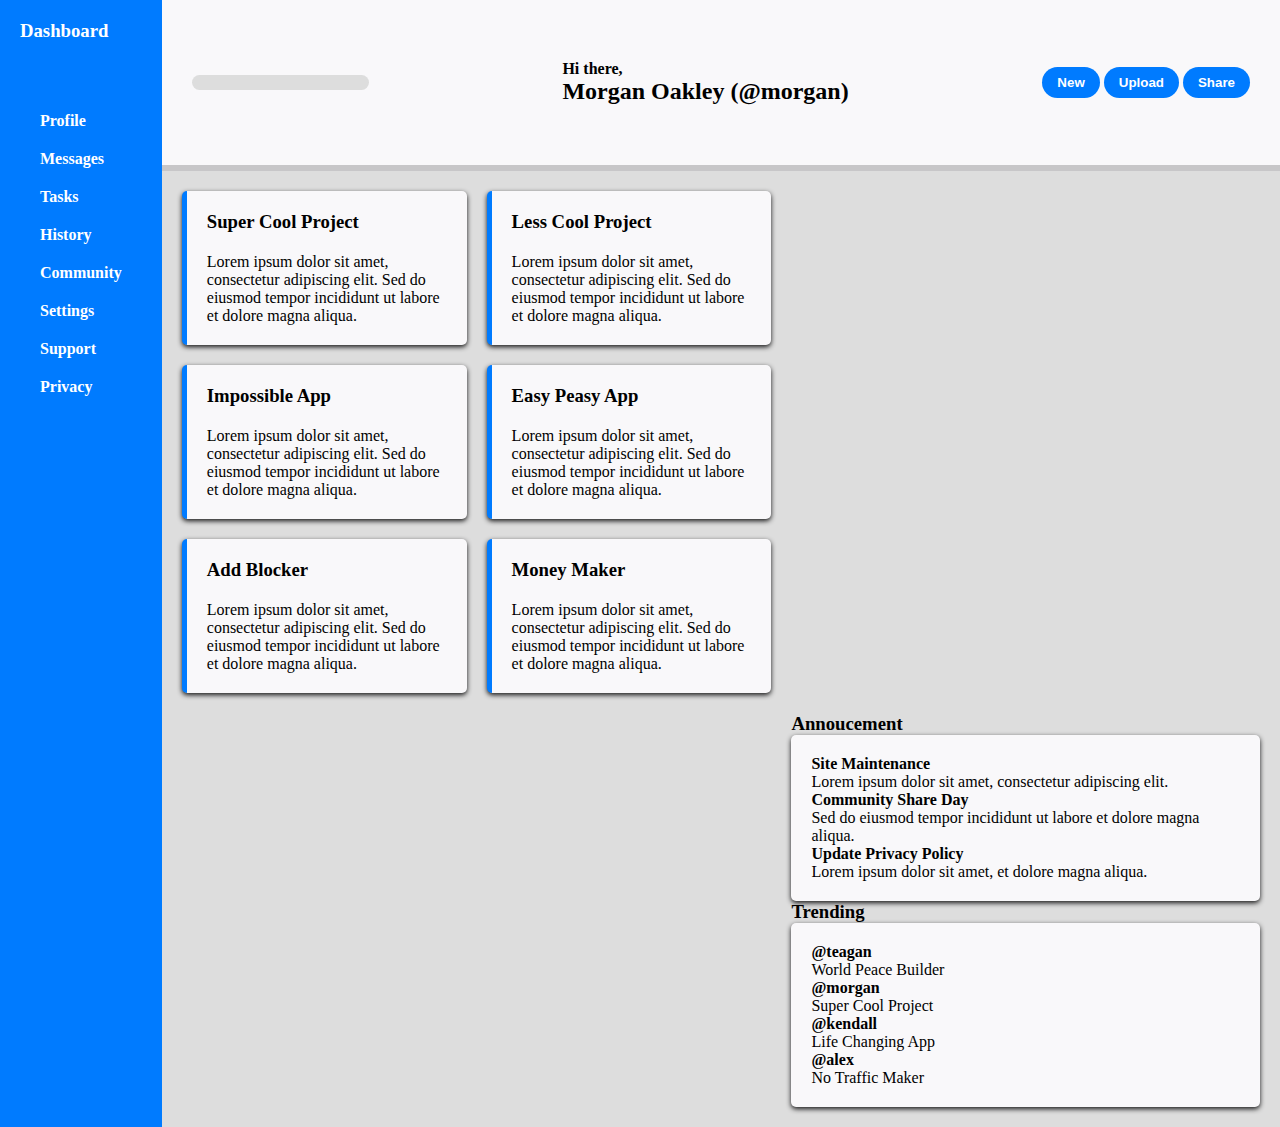
<file: admin-dashboard/index.html>
<!DOCTYPE html>
<html lang="en">
  <head>
    <meta charset="UTF-8">
    <link rel="stylesheet" href="styles.css">
    <title>Admin Dashboard</title>
  </head>
  <body>
    <div class="container">
      <header class="header">
        <input type="text" class="input">
        <div class="greeting">
          <h4>Hi there,</h4>
          <h2>Morgan Oakley (@morgan)</h2>
        </div>
        <nav class="nav">
          <button>New</button>
          <button>Upload</button>
          <button>Share</button>
        </nav>
      </header>
      <main>
        <section class="section">
          <div class="card-section">
            <h3>Super Cool Project</h3>
            <p>Lorem ipsum dolor sit amet, consectetur adipiscing elit. Sed do eiusmod tempor incididunt ut labore et dolore magna aliqua.</p>
          </div>
          <div class="card-section">
            <h3>Less Cool Project</h3>
            <p>Lorem ipsum dolor sit amet, consectetur adipiscing elit. Sed do eiusmod tempor incididunt ut labore et dolore magna aliqua.</p>
          </div>
          <div class="card-section">
            <h3>Impossible App</h3>
            <p>Lorem ipsum dolor sit amet, consectetur adipiscing elit. Sed do eiusmod tempor incididunt ut labore et dolore magna aliqua.</p>
          </div>
          <div class="card-section">
            <h3>Easy Peasy App</h3>
            <p>Lorem ipsum dolor sit amet, consectetur adipiscing elit. Sed do eiusmod tempor incididunt ut labore et dolore magna aliqua.</p>
          </div>
          <div class="card-section">
            <h3>Add Blocker</h3>
            <p>Lorem ipsum dolor sit amet, consectetur adipiscing elit. Sed do eiusmod tempor incididunt ut labore et dolore magna aliqua.</p>
          </div>
          <div class="card-section">
            <h3>Money Maker</h3>
            <p>Lorem ipsum dolor sit amet, consectetur adipiscing elit. Sed do eiusmod tempor incididunt ut labore et dolore magna aliqua.</p>
          </div>
        </section>
        <aside class="inner-aside"></aside>
        <aside class="inner-aside">
          <h3>Annoucement</h3>
          <div class="card">
            <div class="announce-card">
            <h4>Site Maintenance</h4>
            <p>Lorem ipsum dolor sit amet, consectetur adipiscing elit. </p>
          </div>
            <div class="announce-card">
            <h4>Community Share Day</h4>
            <p>Sed do eiusmod tempor incididunt ut labore et dolore magna aliqua.</p>
          </div>
            <div class="announce-card">
            <h4>Update Privacy Policy</h4>
            <p>Lorem ipsum dolor sit amet, et dolore magna aliqua.</p>
          </div>
          </div>
          <h3>Trending</h3>
          <div class="card">
            <div class="trend-card">
            <h4>@teagan</h4>
            <p>World Peace Builder</p>
          </div>
            <div class="trend-card">
            <h4>@morgan</h4>
            <p>Super Cool Project</p>
          </div>
            <div class="trend-card">
            <h4>@kendall</h4>
            <p>Life Changing App</p>
          </div>
            <div class="trend-card">
            <h4>@alex</h4>
            <p>No Traffic Maker</p>
          </div>
          </div>
        </aside>
      </main>
      <aside class="left-aside">
        <h3>Dashboard</h3>
        <ul>
          <li><a href="#">Profile</a></li>
          <li><a href="#">Messages</a></li>
          <li><a href="#">Tasks</a></li>
          <li><a href="#">History</a></li>
          <li><a href="#">Community</a></li>
          <li><a href="#">Settings</a></li>
          <li><a href="#">Support</a></li>
          <li><a href="#">Privacy</a></li>
        </ul>
      </aside>
    </div>
  </body>
</html>
</file>
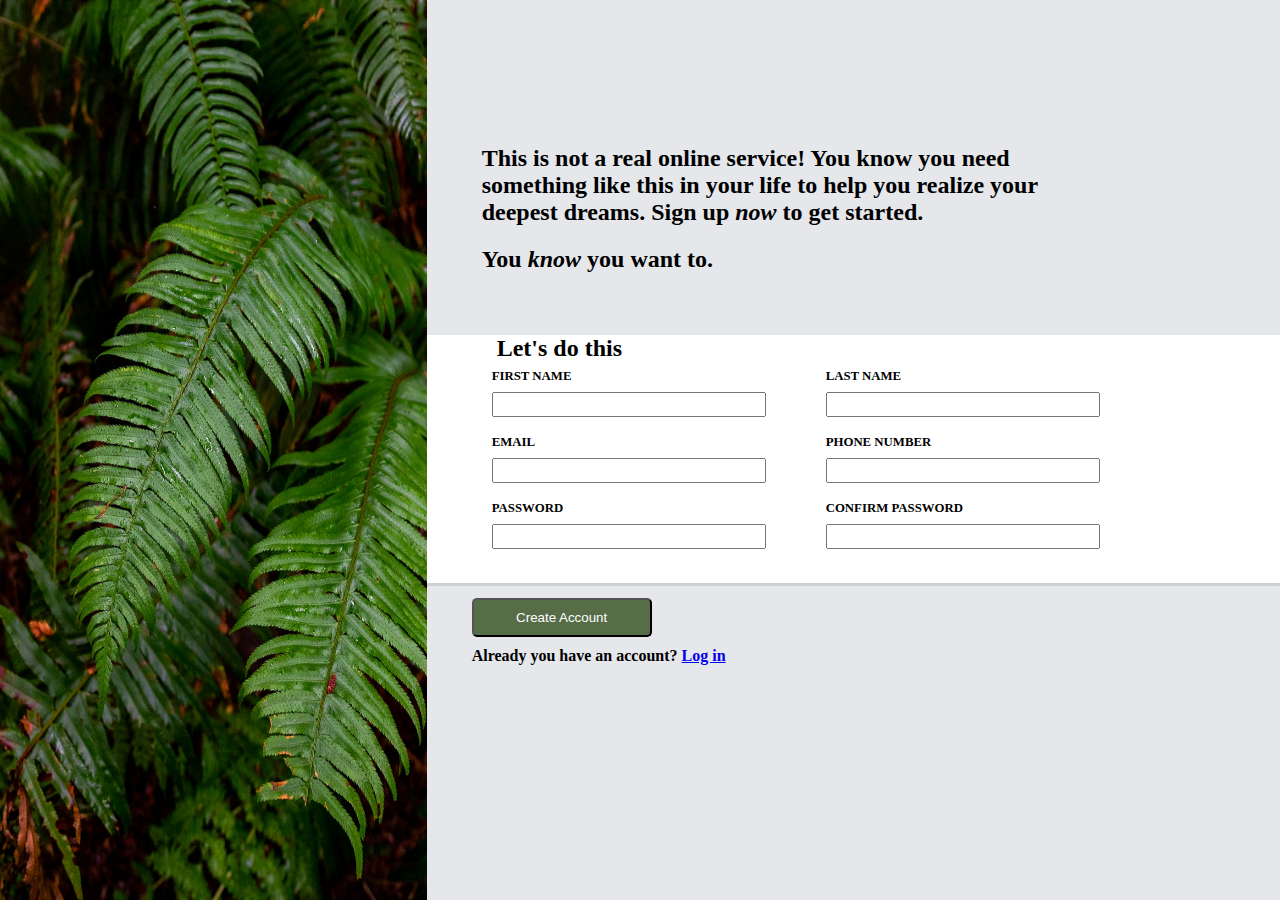
<file: signup-form/index.html>
<!DOCTYPE html>
<html lang="en">
<head>
  <link rel="stylesheet" href="styles.css">
  <title>sign-up form</title>
</head>
<body>
  <div class="container">
    <section class="section">
      <article class="article">
        <p>This is not a real online service! You know you need something like this in your life to help you realize your deepest dreams. Sign up <i>now</i> to get started.</p>
        <p>You <i>know</i> you want to.</p>
      </article>
      <form id="register" class="form">
        <label class="form-title">Let's do this</label> 
        <fieldset class="field-1">
          <label>FIRST NAME</label> <br>
          <input type="text"> <br>
          <label>EMAIL</label> <br>
          <input type="email"> <br>
          <label>PASSWORD</label> <br>
          <input type="password">
        </fieldset>
        <fieldset class="field-2">
          <label>LAST NAME</label> <br>
          <input type="text"> <br>
          <label>PHONE NUMBER</label> <br>
          <input type="phone"> <br>
          <label>CONFIRM PASSWORD</label> <br>
          <input type="password"> 
        </fieldset> 
      </form>
      <div class="end">
        <button type="submit" form="register" class="button">Create Account</button>
        <p>Already you have an account? <a href="#">Log in</a></p>
      </div>
    </section>
    <aside class="aside">
      <img src="image/planta-folha-verde.jpeg">
    </aside>
  </div>
</body>
</html>
</file>
<file: admin-dashboard/styles.css>
* {
  margin: 0px;
  padding: 0px;
}

body {
  background-color: #f9f8fa;
  font-family: verdana;
}

.container {
  display: grid;
  grid-template-areas: "left header header" "left main main";
 /* grid-template-columns: 250px 1fr 1fr ; */
 /* grid-template-rows: auto 1fr; */
}

/* -- header */
.header {
  grid-area: header;
  display: flex;
  justify-content: space-between;
  align-items: center;
  padding: 60px 30px;
  border-bottom: 6px solid rgba(0,0,0, 0.2);
  flex-grow: 1;
}

.input {
  background-color: #ddd;
  border-radius: 50px;
  border: none;
}

.nav button {
  background-color: #007bff;
  color: white;
  font-weight: bold;
  padding: 8px 15px;
  border-radius: 50px;
  border: none;
}

/* -- main */
main {
  grid-area: main;
  display: grid;
  background-color: #ddd;
  grid-template-areas: 2fr 1fr;
  gap: 20px;
  padding: 20px;
}

.section {
  display: grid;
  grid-template-columns: repeat(auto-fit, minmax(250px, 1fr));
  gap: 20px;
}

.card-section {
  display: grid;
  background-color: #f9f8fa;
  box-shadow: 0 2px 5px #151516;
  border-radius: 5px;
  gap: 20px;
  padding: 20px;
  border-left: 5px solid #007bff;
}

.inner-aside {
  grid-area: right;
}

main aside div.card {
  background-color: #f9f8fa;
  box-shadow: 0 2px 5px #151516;
  border-radius: 5px;
  padding: 20px;
}

/* -- aside */
.left-aside {
  display: flex;
  grid-area: left;
  background-color: #007bff;
  color: white;
  font-weight: bold;
  flex-direction: column;
  padding: 20px;
  gap: 50px;
}

.left-aside a {
  color: white;
  text-decoration: none;
}

.left-aside ul {
  list-style: none;
}

.left-aside li {
  margin: 20px;
}
</file>
<file: signup-form/styles.css>
* {
  margin: 0px;
  padding: 0px;
}

body {
  background-color: #e5e7eb;
}

.container {
  display: grid;
  grid-template-areas: "aside section";
  grid-template-columns: 1fr 2fr;
  grid-auto-rows: 100%;
  position: relative;
}

.article {
  position: relative;
  height: 25vh;
  width: 100%;
  top: 15vh;
  padding: 20px;
  margin: -10px;
}

.article p {
  font-weight: bold;
  font-size: 1.5rem;
  margin-left: 5vh;
  margin-bottom: 20px;
  margin-right: 20vh;
}

/* image */
.aside{
  grid-area: aside;
  display: flex;
}

.aside img {
  position: relative;
  width: 100%;
  height: 100vh;
}

/* form */
.form {
  background-color: white;
  font-weight: bold;
  height: 22vh;
  position: relative;
  top: 10vh;
  display: flex;
  justify-content: flex-start;
  align-items: center;
  padding: 25px;
  margin-bottom: 15px;
  box-shadow: 0px 3px rgba(0,0,0,0.1);
  gap: 20px;
}

.form-title {
  font-weight: bold;
  font-size: 1.5rem;
  position: absolute;
  top: 0vh;
  margin-left: 5vh;
}

fieldset {
  display: flex;
  flex-direction: column;
  justify-content: end;
  border: none;
  height: 20vh;
  margin-left: 40px;
}

form input {
  border: 1p solid #e5e7eb;
  height: 60px;
  width: 30vh;
}

form label {
  margin-bottom: -10px;
  font-size: 0.8rem;
}

form a {
  color: #566d48;
}

.end {
  position: relative;
  top: 10vh;
  margin-top: 10px;
  margin-left: 5vh;
  font-weight: bold;
}

.button {
  background-color: #566d48;
  color: white;
  margin-bottom: 10px;
  border-radius: 5px;
  padding: 10px;
  width: 20vh;
}
</file>
